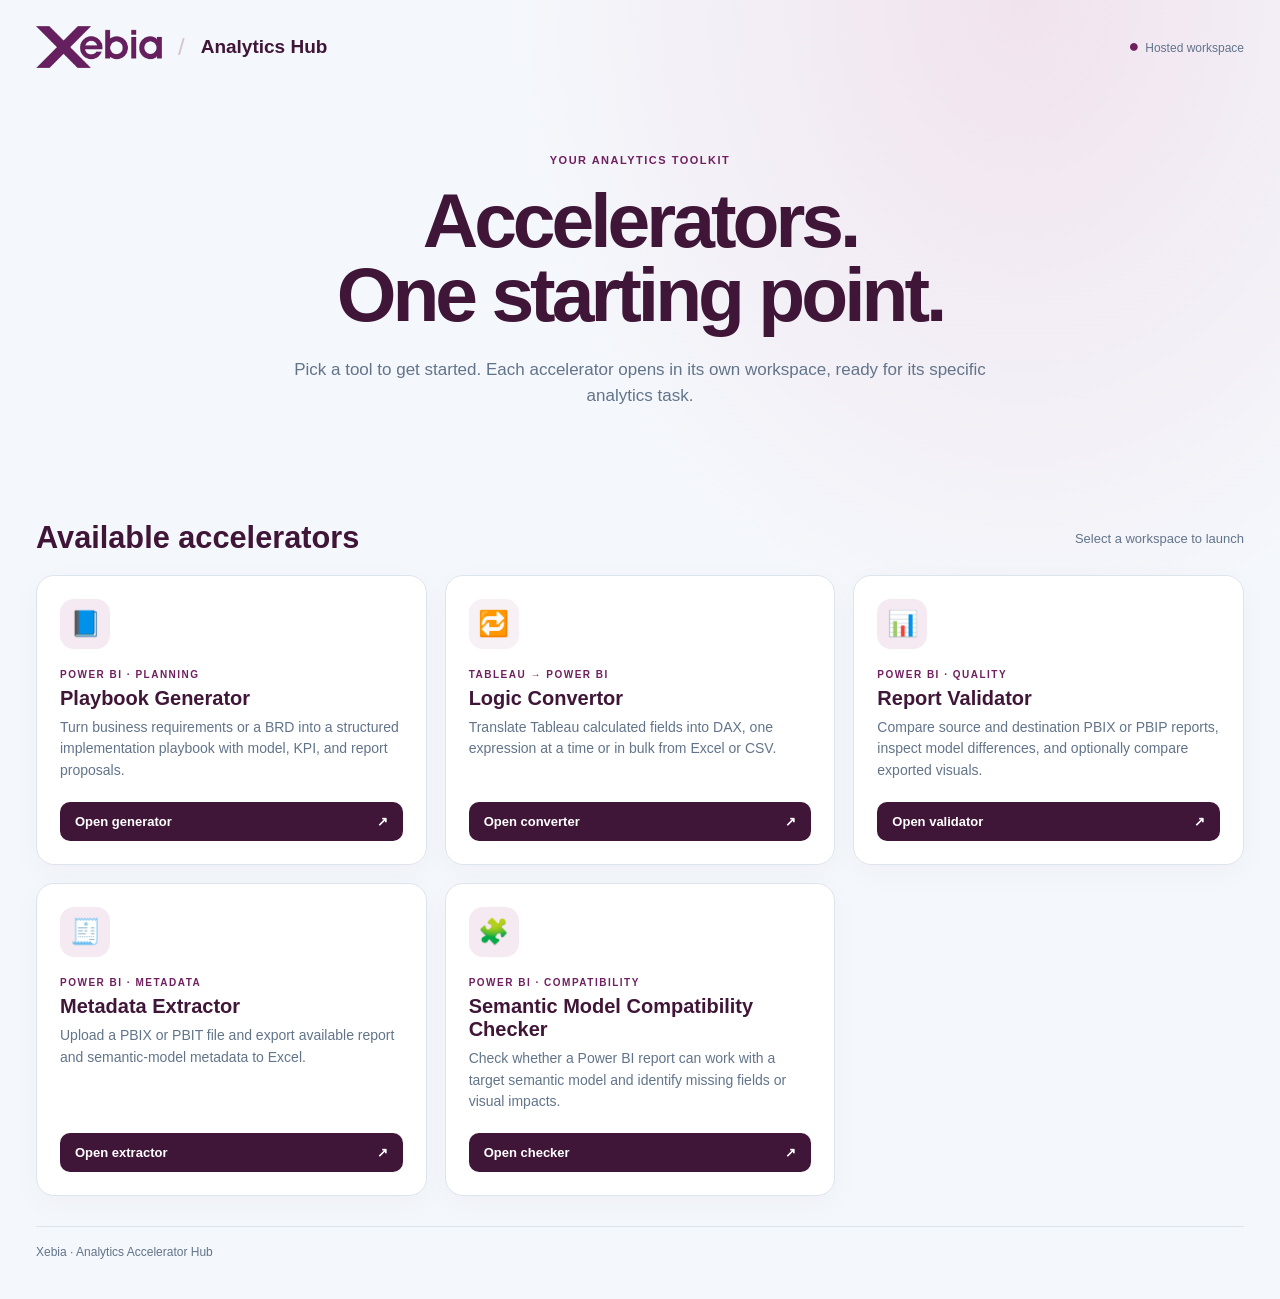
<file: index.html>
<!doctype html>
<html lang="en">
<head>
  <meta charset="utf-8">
  <meta name="viewport" content="width=device-width,initial-scale=1">
  <title>Xebia Analytics Accelerator Hub</title>
  <style>
    :root {
      --ink: #401638;
      --accent: #70205f;
      --accent-hover: #551749;
      --accent-soft: #f5eaf2;
      --muted: #62748a;
      --line: #dce5ed;
      --bg: #f4f7fb;
    }

    * { box-sizing: border-box; }

    body {
      margin: 0;
      background: radial-gradient(ellipse at 80% 0, #f1e3ee, transparent 35%), var(--bg);
      color: var(--ink);
      font-family: Segoe UI, Arial, sans-serif;
    }

    .shell {
      max-width: 1400px;
      margin: 0 auto;
      padding: 26px 36px 40px;
    }
    .top, .section { display: flex; justify-content: space-between; align-items: center; }
    .brand { display: flex; align-items: center; gap: 16px; font-size: 19px; font-weight: 800; }
    .brand-logo { display: block; width: 126px; height: auto; mix-blend-mode: multiply; }
    .brand-divider { color: #d7c3d3; font-size: 24px; font-weight: 400; }
    .brand-product { color: var(--ink); }
    .local { color: var(--muted); font-size: 12px; }
    .dot { color: var(--accent); font-size: 18px; margin-right: 6px; }
    .hero {
      padding: 86px 0 56px;
      max-width: 1100px;
      min-height: 450px;
      margin: 0 auto;
      text-align: center;
    }
    .eyebrow, .tag { color: var(--accent); font-size: 11px; font-weight: 800; letter-spacing: 1.5px; }
    h1 {
      max-width: 900px;
      font-size: clamp(52px, 6vw, 118px);
      line-height: 0.96;
      letter-spacing: -4px;
      margin: 18px auto;
    }
    .hero p {
      max-width: 760px;
      color: var(--muted);
      font-size: 17px;
      line-height: 1.5;
      margin: 26px auto 0;
    }
    .section { margin: 0 0 16px; }
    .section h2 { margin: 0; font-size: clamp(28px, 2.4vw, 38px); line-height: 1.2; }
    .section p { color: var(--muted); font-size: 13px; }
    .grid { display: grid; grid-template-columns: repeat(3, 1fr); gap: 18px; }
    .card {
      display: flex;
      flex-direction: column;
      min-height: 282px;
      padding: 23px;
      background: white;
      border: 1px solid var(--line);
      border-radius: 18px;
      box-shadow: 0 8px 30px #40163808;
    }
    .icon {
      display: grid;
      width: 50px;
      height: 50px;
      place-items: center;
      background: var(--accent-soft);
      border-radius: 14px;
      font-size: 25px;
    }
    .card:nth-child(2) .icon { background: #f7f0f5; }
    .tag { margin-top: 20px; font-size: 10px; }
    .card h2 { margin: 7px 0; font-size: 20px; }
    .card p { margin: 0 0 20px; color: var(--muted); font-size: 14px; line-height: 1.55; }
    .launch {
      display: flex;
      justify-content: space-between;
      margin-top: auto;
      padding: 12px 15px;
      background: var(--ink);
      border-radius: 10px;
      color: white;
      font-size: 13px;
      font-weight: 700;
      text-decoration: none;
    }
    .launch:hover { background: var(--accent-hover); }
    footer { margin-top: 30px; padding-top: 18px; border-top: 1px solid var(--line); color: var(--muted); font-size: 12px; }

    @media (max-width: 820px) {
      .grid { grid-template-columns: 1fr; }
      .hero { padding: 48px 0 32px; }
      .section { display: block; }
      .card { min-height: 250px; }
    }
  </style>
</head>
<body>
  <div class="shell">
    <header class="top">
      <div class="brand">
        <img class="brand-logo" src="Power-BI-Playbook-Generator--main/frontend/assets/xebia_logo.png" alt="Xebia">
        <span class="brand-divider" aria-hidden="true">/</span>
        <span class="brand-product">Analytics Hub</span>
      </div>
      <div class="local"><span class="dot">●</span><span id="workspace-label">Hosted workspace</span></div>
    </header>
    <main>
      <section class="hero">
        <div class="eyebrow">YOUR ANALYTICS TOOLKIT</div>
        <h1>Accelerators.<br>One starting point.</h1>
        <p>Pick a tool to get started. Each accelerator opens in its own workspace, ready for its specific analytics task.</p>
      </section>
      <div class="section">
        <h2>Available accelerators</h2>
        <p>Select a workspace to launch</p>
      </div>
      <section class="grid">
        <article class="card">
          <div class="icon">📘</div>
          <div class="tag">POWER BI · PLANNING</div>
          <h2>Playbook Generator</h2>
          <p>Turn business requirements or a BRD into a structured implementation playbook with model, KPI, and report proposals.</p>
          <a class="launch" href="https://analytics-playbook-generator.onrender.com" data-local-url="http://127.0.0.1:8001" target="_blank" rel="noopener">Open generator <span>↗</span></a>
        </article>
        <article class="card">
          <div class="icon">🔁</div>
          <div class="tag">TABLEAU → POWER BI</div>
          <h2>Logic Convertor</h2>
          <p>Translate Tableau calculated fields into DAX, one expression at a time or in bulk from Excel or CSV.</p>
          <a class="launch" href="https://analytics-tableau-converter.onrender.com" data-local-url="http://127.0.0.1:8002" target="_blank" rel="noopener">Open converter <span>↗</span></a>
        </article>
        <article class="card">
          <div class="icon">📊</div>
          <div class="tag">POWER BI · QUALITY</div>
          <h2>Report Validator</h2>
          <p>Compare source and destination PBIX or PBIP reports, inspect model differences, and optionally compare exported visuals.</p>
          <a class="launch" href="https://analytics-powerbi-validator.onrender.com" data-local-url="http://127.0.0.1:8501" target="_blank" rel="noopener">Open validator <span>↗</span></a>
        </article>
        <article class="card">
          <div class="icon">🧾</div>
          <div class="tag">POWER BI · METADATA</div>
          <h2>Metadata Extractor</h2>
          <p>Upload a PBIX or PBIT file and export available report and semantic-model metadata to Excel.</p>
          <a class="launch" href="https://analytics-powerbi-metadata-extractor.onrender.com" target="_blank" rel="noopener">Open extractor <span>↗</span></a>
        </article>
        <article class="card">
          <div class="icon">🧩</div>
          <div class="tag">POWER BI · COMPATIBILITY</div>
          <h2>Semantic Model Compatibility Checker</h2>
          <p>Check whether a Power BI report can work with a target semantic model and identify missing fields or visual impacts.</p>
          <a class="launch" href="https://analytics-powerbi-compatibility-checker.onrender.com" data-local-url="http://127.0.0.1:8003" target="_blank" rel="noopener">Open checker <span>↗</span></a>
        </article>
      </section>
    </main>
    <footer>Xebia · Analytics Accelerator Hub</footer>
  </div>
  <script>
    if (["localhost", "127.0.0.1"].includes(window.location.hostname)) {
      document.getElementById("workspace-label").textContent = "Local workspace";
      document.querySelectorAll("[data-local-url]").forEach((link) => {
        link.href = link.dataset.localUrl;
      });
    }
  </script>
</body>
</html>
</file>
